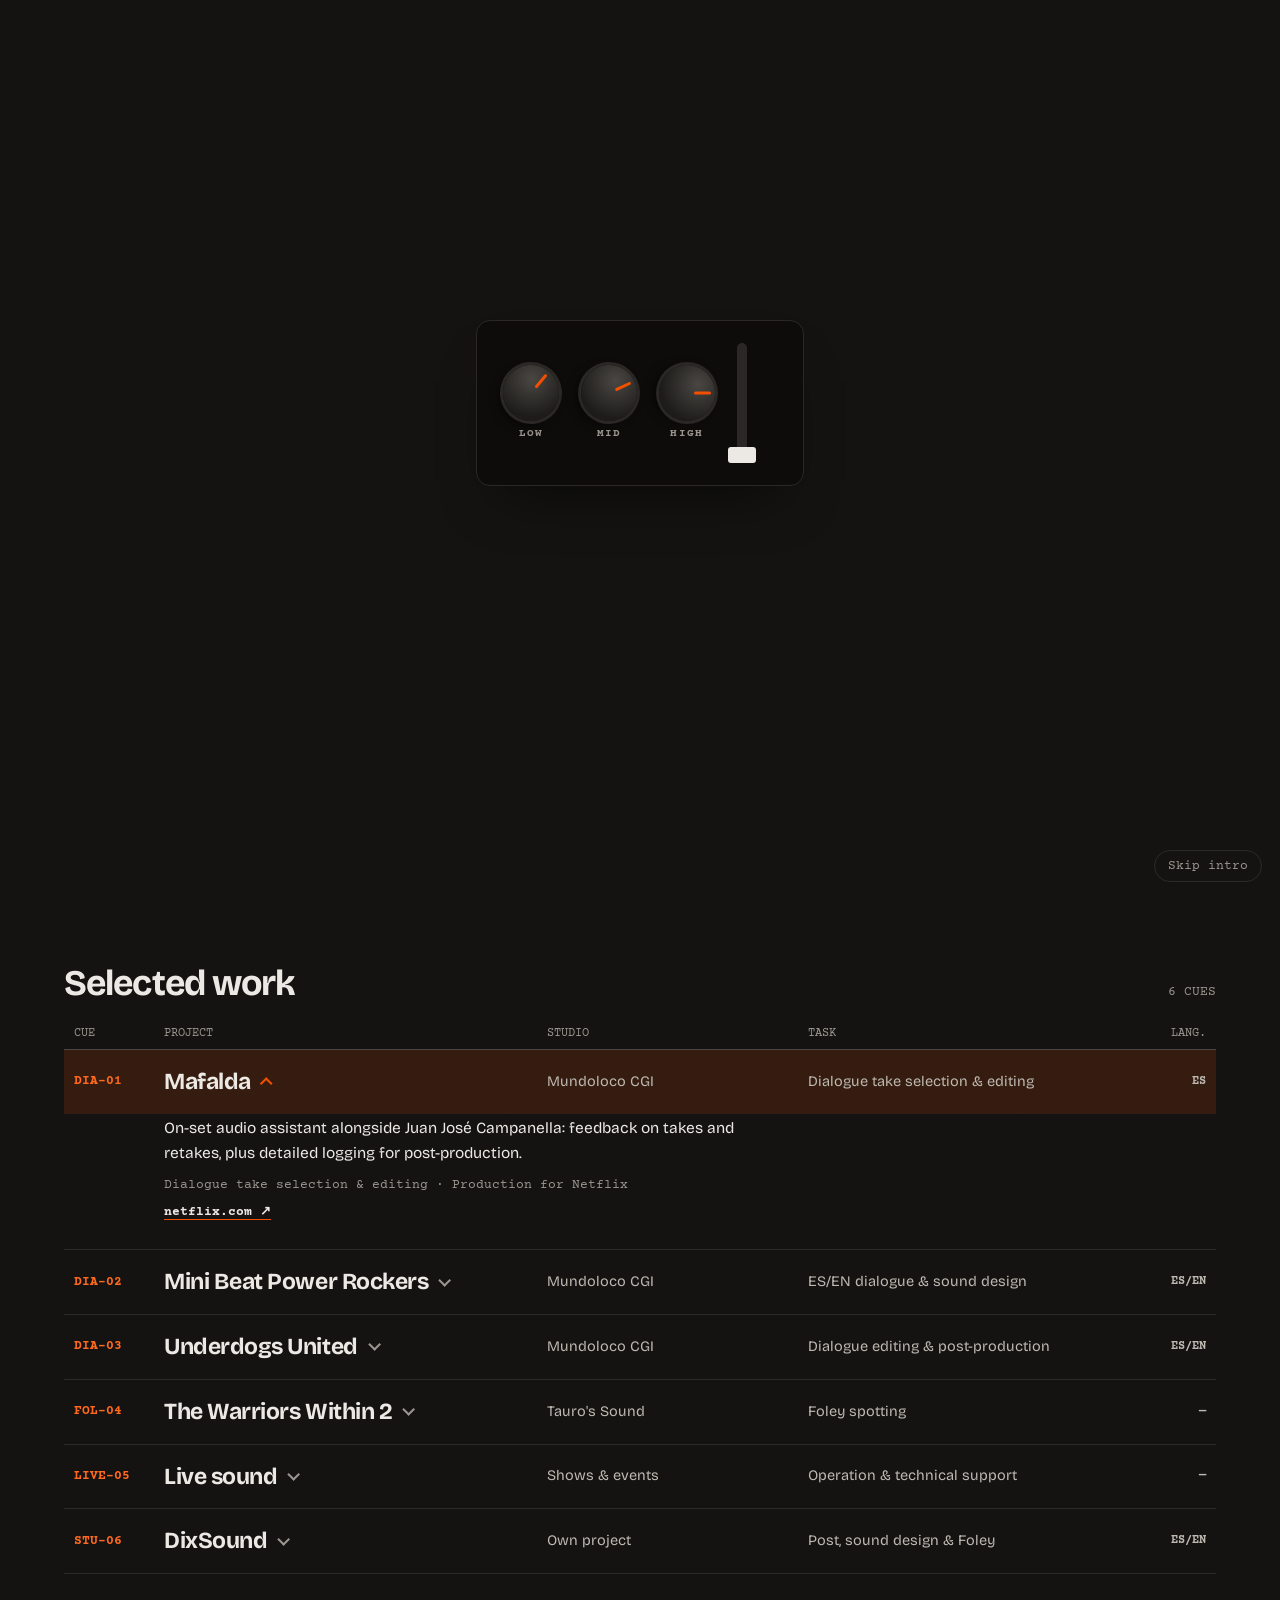
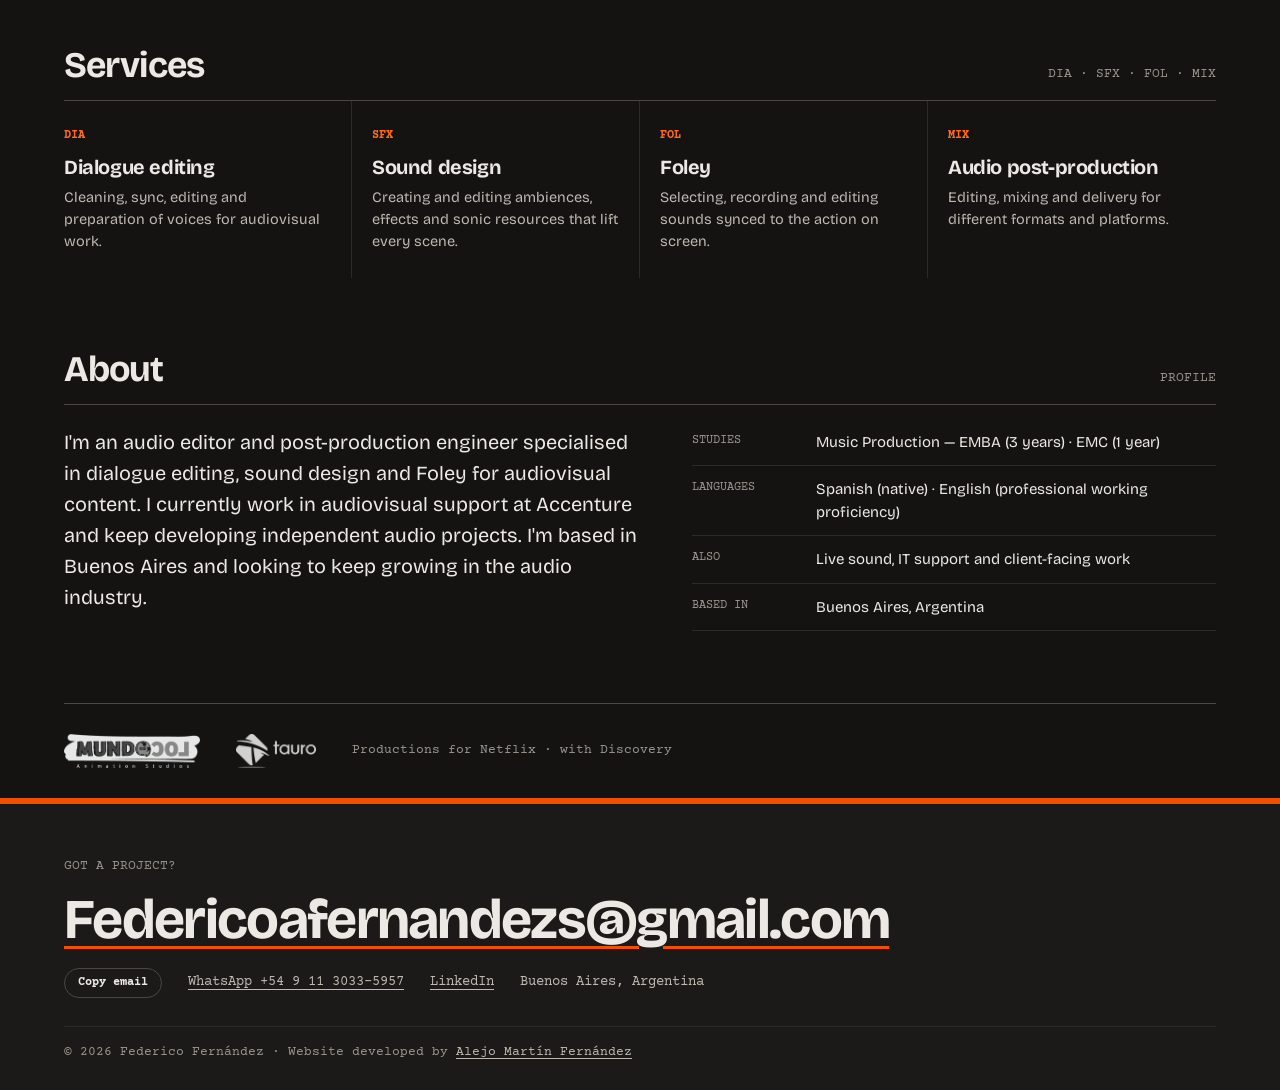
<file: index.html>
<!doctype html>
<html lang="es" data-site="dark">
<head>
<meta charset="utf-8">
<meta name="viewport" content="width=device-width, initial-scale=1, viewport-fit=cover">
<title>Federico Fernández · Editor y postproductor de audio</title>
<meta name="description" content="Federico Fernández, editor y postproductor de audio en Buenos Aires. Edición de diálogos, diseño sonoro y Foley para animación, cine y series. Mafalda, Mini Beat Power Rockers, Underdogs United.">
<link rel="canonical" href="https://federicofernandez.com.ar/">
<meta name="theme-color" content="#141312">
<meta name="color-scheme" content="dark light">

<meta property="og:type" content="website">
<meta property="og:site_name" content="Federico Fernández">
<meta property="og:title" content="Federico Fernández · Editor y postproductor de audio">
<meta property="og:description" content="Edición de diálogos, diseño sonoro y Foley para animación, cine y series. Buenos Aires.">
<meta property="og:url" content="https://federicofernandez.com.ar/">
<meta property="og:image" content="https://federicofernandez.com.ar/og-image.jpg">
<meta property="og:image:width" content="1200">
<meta property="og:image:height" content="630">
<meta property="og:locale" content="es_AR">
<meta property="og:locale:alternate" content="en_US">
<meta name="twitter:card" content="summary_large_image">

<link rel="icon" href="favicon.svg" type="image/svg+xml">
<link rel="icon" href="favicon-32.png" sizes="32x32" type="image/png">
<link rel="apple-touch-icon" href="apple-touch-icon.png">
<link rel="manifest" href="site.webmanifest">

<script>
/* antes de pintar: tema, idioma e intro (evita parpadeos) */
(function(){var d=document.documentElement;d.classList.add('js');
  try{var t=localStorage.getItem('ff-theme');if(t==='light'||t==='dark')d.dataset.site=t}catch(e){}
  var l='es';try{l=localStorage.getItem('ff-lang')||((navigator.language||'').slice(0,2)==='en'?'en':'es')}catch(e){}
  if(l==='en')d.lang='en';
  var rm=window.matchMedia&&matchMedia('(prefers-reduced-motion: reduce)').matches,seen=null;
  try{seen=sessionStorage.getItem('ff-intro')}catch(e){}
  if(!rm&&!seen){d.classList.add('intro-on');setTimeout(function(){if(!window.FF_READY)d.classList.remove('intro-on')},5000)}
})();
</script>

<link rel="preconnect" href="https://fonts.googleapis.com">
<link rel="preconnect" href="https://fonts.gstatic.com" crossorigin>
<link rel="stylesheet" href="https://fonts.googleapis.com/css2?family=Bricolage+Grotesque:opsz,wght@12..96,400..700&family=Courier+Prime:wght@400;700&family=Archivo:wdth,wght@66,800&display=swap">
<link rel="preload" as="image" href="img/hero-oscuro-960.webp" imagesrcset="img/hero-oscuro-640.webp 640w, img/hero-oscuro-960.webp 960w, img/hero-oscuro-1254.webp 1254w" imagesizes="(max-width: 820px) 100vw, 42vw">
<link rel="stylesheet" href="css/styles.css">

<script type="application/ld+json">
{
  "@context": "https://schema.org",
  "@type": "Person",
  "name": "Federico Fernández",
  "jobTitle": "Editor y postproductor de audio",
  "url": "https://federicofernandez.com.ar/",
  "image": "https://federicofernandez.com.ar/img/hero-oscuro-960.webp",
  "email": "mailto:Federicoafernandezs@gmail.com",
  "address": {"@type": "PostalAddress", "addressLocality": "Buenos Aires", "addressCountry": "AR"},
  "knowsLanguage": ["es", "en"],
  "knowsAbout": ["Edición de diálogos", "Diseño sonoro", "Foley", "Postproducción de audio"],
  "sameAs": ["https://www.linkedin.com/in/federico-fernandez-954a44223"]
}
</script>
</head>
<body>
<a class="skiplink" href="#trabajos" data-en="Skip to work">Saltar a los trabajos</a>

<!-- INTRO: consola LOW · MID · HIGH (do-re-mi) -->
<div class="intro" id="intro" role="dialog" aria-modal="true" aria-labelledby="intro-name">
  <div class="istack">
    <div class="strip" aria-hidden="true">
      <div class="kw"><div class="knob"></div><span>LOW</span></div>
      <div class="kw"><div class="knob"></div><span>MID</span></div>
      <div class="kw"><div class="knob"></div><span>HIGH</span></div>
      <div class="fd"><i></i></div><div class="mt"></div>
    </div>
    <p class="inm" id="intro-name">Federico Fernández<small>Audio post-production</small></p>
  </div>
  <button type="button" class="skip" id="skip" data-en="Skip intro">Saltar intro</button>
</div>

<header class="bar">
  <div class="wrap">
    <a class="brand" href="#top" aria-label="Federico Fernández, inicio">
      <svg class="logo" viewBox="0 0 632 552" aria-hidden="true"><use href="#pulpo"/></svg>
      <span>Federico Fernández</span>
    </a>
    <nav class="nav" id="nav" aria-label="Principal">
      <a href="#trabajos" data-en="Work">Trabajos</a>
      <a href="#servicios" data-en="Services">Servicios</a>
      <a href="#perfil" data-en="About">Sobre mí</a>
      <a href="#contacto" data-en="Contact">Contacto</a>
    </nav>
    <div class="tools">
      <button type="button" class="ic" id="theme" aria-label="Cambiar a modo claro" data-en-label="Switch to light mode" data-es-label="Cambiar a modo claro">
        <svg viewBox="0 0 24 24" aria-hidden="true"><circle cx="12" cy="12" r="8.5" fill="none" stroke="currentColor" stroke-width="1.8"/><path d="M12 3.5a8.5 8.5 0 0 1 0 17z" fill="currentColor"/></svg>
      </button>
      <div class="lang" role="group" aria-label="Idioma / Language">
        <button type="button" data-l="es" aria-pressed="true">ES</button><button type="button" data-l="en" aria-pressed="false">EN</button>
      </div>
      <button type="button" class="ic menu-btn" id="menuBtn" aria-expanded="false" aria-controls="nav" aria-label="Menú" data-en-label="Menu" data-es-label="Menú">
        <svg viewBox="0 0 24 24" aria-hidden="true"><path d="M4 8h16M4 16h16" stroke="currentColor" stroke-width="1.8" fill="none"/></svg>
      </button>
    </div>
  </div>
</header>

<main id="top">
  <section class="hero" id="inicio" aria-labelledby="h-hero">
    <div class="wrap hero-sheet" aria-hidden="true">
      <span><b>Cue sheet</b> — Portfolio 2026</span><span data-en="Editor: F. Fernández">Editor: F. Fernández</span><span>Reel 01</span><span>DIA · SFX · FOL · MIX</span>
    </div>
    <div class="wrap hero-main">
      <div class="hero-text">
        <p class="eyebrow hi" data-en="Audio editor &amp; post-production — Buenos Aires">Editor y postproductor de audio — Buenos Aires</p>
        <h1 id="h-hero" class="hi" data-en="&lt;mark&gt;Dialogue editing&lt;/mark&gt;, &lt;mark&gt;sound design&lt;/mark&gt; and &lt;mark&gt;Foley&lt;/mark&gt; for animation, film and series.">Edición de <mark>diálogos</mark>, <mark>diseño sonoro</mark> y <mark>Foley</mark> para animación, cine y series.</h1>
        <p class="lead hi" data-en="I'm Federico Fernández. I've worked on productions for Netflix and Discovery through Mundoloco CGI, and on Foley for The Warriors Within 2 with Tauro's Sound.">Soy Federico Fernández. Trabajé en producciones para Netflix y Discovery a través de Mundoloco CGI, y en Foley para The Warriors Within 2 con Tauro's Sound.</p>
        <div class="ctas hi">
          <a class="btn btn-p" href="#trabajos" data-en="Listen to my work">Escuchar trabajos</a>
          <a class="btn" href="cv/federico-fernandez-cv.pdf" target="_blank" rel="noopener" data-en="Download CV">Descargar CV</a>
        </div>
        <dl class="credits hi"><dt data-en="Credits">Créditos</dt><dd>Mafalda · Mini Beat Power Rockers · Underdogs United · The Warriors Within 2</dd></dl>
      </div>
    </div>
    <figure class="hero-ph hi">
      <img class="ph-d" src="img/hero-oscuro-960.webp" srcset="img/hero-oscuro-640.webp 640w, img/hero-oscuro-960.webp 960w, img/hero-oscuro-1254.webp 1254w" sizes="(max-width: 820px) 100vw, 42vw" width="1254" height="1254" alt="Retrato de Federico Fernández" fetchpriority="high">
      <img class="ph-l" src="img/hero-claro-900.webp" srcset="img/hero-claro-640.webp 640w, img/hero-claro-900.webp 900w, img/hero-claro-1086.webp 1086w" sizes="(max-width: 820px) 100vw, 42vw" width="1086" height="1448" alt="Retrato de Federico Fernández" loading="lazy">
      <span class="note" aria-hidden="true">FF — DIA / SFX / FOL</span>
      <figcaption class="burn" aria-hidden="true">FF_RETRATO · V1</figcaption>
    </figure>
    <div class="hero-tl" aria-hidden="false">
      <div class="wrap">
        <span class="tc" id="tc" aria-hidden="true">01:00:00:00</span>
        <div class="ruler" aria-hidden="true"><i></i></div>
        <a class="scroll" href="#trabajos"><span aria-hidden="true">↓</span><em style="font-style:normal" data-en="Work">Trabajos</em></a>
      </div>
    </div>
  </section>

  <section class="wrap sec" id="trabajos" aria-labelledby="h-work">
    <div class="sech rv"><h2 id="h-work" data-en="Selected work">Trabajos</h2><span id="cueCount">6 cues</span></div>
    <div class="th" aria-hidden="true"><span>Cue</span><span data-en="Project">Proyecto</span><span data-en="Studio">Estudio</span><span data-en="Task">Tarea</span><span data-en="Lang.">Idioma</span></div>
    <div id="cues">
      <noscript><p>Mafalda (Mundoloco CGI · Netflix) · Mini Beat Power Rockers (Mundoloco CGI · Discovery) · Underdogs United (Mundoloco CGI · Discovery) · The Warriors Within 2 (Tauro's Sound) · Sonido en vivo · DixSound</p></noscript>
    </div>
  </section>

  <section class="wrap sec" id="servicios" aria-labelledby="h-serv">
    <div class="sech rv"><h2 id="h-serv" data-en="Services">Servicios</h2><span>DIA · SFX · FOL · MIX</span></div>
    <div class="sv">
      <div class="rv"><b>DIA</b><h3 data-en="Dialogue editing">Edición de diálogos</h3><p data-en="Cleaning, sync, editing and preparation of voices for audiovisual work.">Limpieza, sincronización, edición y preparación de voces para audiovisual.</p></div>
      <div class="rv"><b>SFX</b><h3 data-en="Sound design">Diseño sonoro</h3><p data-en="Creating and editing ambiences, effects and sonic resources that lift every scene.">Creación y edición de ambientes, efectos y recursos sonoros para potenciar cada escena.</p></div>
      <div class="rv"><b>FOL</b><h3>Foley</h3><p data-en="Selecting, recording and editing sounds synced to the action on screen.">Selección, grabación y edición de sonidos sincronizados con la acción en pantalla.</p></div>
      <div class="rv"><b>MIX</b><h3 data-en="Audio post-production">Postproducción de audio</h3><p data-en="Editing, mixing and delivery for different formats and platforms.">Edición, mezcla y preparación de audio para distintos formatos y plataformas.</p></div>
    </div>
  </section>

  <section class="wrap sec" id="perfil" aria-labelledby="h-about">
    <div class="sech rv"><h2 id="h-about" data-en="About">Sobre mí</h2><span data-en="Profile">Perfil</span></div>
    <div class="about">
      <p class="bio rv" data-en="I'm an audio editor and post-production engineer specialised in dialogue editing, sound design and Foley for audiovisual content. I currently work in audiovisual support at Accenture and keep developing independent audio projects. I'm based in Buenos Aires and looking to keep growing in the audio industry.">Soy editor y postproductor de audio, especializado en edición de diálogos, diseño sonoro y Foley para contenido audiovisual. Actualmente trabajo en soporte audiovisual en Accenture y sigo desarrollando proyectos de audio de forma independiente. Estoy en Buenos Aires y busco seguir creciendo en la industria del audio.</p>
      <dl class="facts rv">
        <div><dt data-en="Studies">Formación</dt><dd data-en="Music Production — EMBA (3 years) · EMC (1 year)">Producción musical — EMBA (3 años) · EMC (1 año)</dd></div>
        <div><dt data-en="Languages">Idiomas</dt><dd data-en="Spanish (native) · English (professional working proficiency)">Español (nativo) · Inglés (nivel profesional)</dd></div>
        <div><dt data-en="Also">Además</dt><dd data-en="Live sound, IT support and client-facing work">Sonido en vivo, soporte IT y atención a clientes</dd></div>
        <div><dt data-en="Based in">Base</dt><dd>Buenos Aires, Argentina</dd></div>
      </dl>
    </div>
  </section>

  <div class="wrap">
    <div class="cl rv">
      <img class="cl-mlc" src="img/mundoloco.webp" width="288" height="72" alt="Mundoloco CGI" loading="lazy">
      <img class="cl-tau" src="img/tauro.webp" width="169" height="72" alt="Tauro's Sound" loading="lazy">
      <span data-en="Productions for Netflix · with Discovery">Producciones para Netflix · con Discovery</span>
    </div>
  </div>
</main>

<footer id="contacto">
  <div class="wrap">
    <p class="kick" data-en="Got a project?">¿Tenés un proyecto?</p>
    <div class="big"><a href="mailto:Federicoafernandezs@gmail.com">Federicoafernandezs@gmail.com</a></div>
    <div class="row">
      <button type="button" class="copy" id="copy" data-en="Copy email">Copiar mail</button>
      <a href="https://wa.me/5491130335957" target="_blank" rel="noopener">WhatsApp +54 9 11 3033-5957</a>
      <a href="https://www.linkedin.com/in/federico-fernandez-954a44223" target="_blank" rel="noopener">LinkedIn</a>
      <span>Buenos Aires, Argentina</span>
    </div>
    <p class="credit">© <span id="yr">2026</span> Federico Fernández · <span data-en="Website developed by">Sitio desarrollado por</span> <a href="https://alejomfernandez.com.ar" target="_blank" rel="noopener">Alejo Martín Fernández</a></p>
  </div>
</footer>

<audio id="player" preload="none"></audio>
<div class="toast" id="toast" role="status" aria-live="polite"></div>

<svg width="0" height="0" style="position:absolute" aria-hidden="true"><defs><symbol id="pulpo" viewBox="0 0 632 552"><path fill-rule="evenodd" d="M200 5.5C195.8 7.2 191.7 7.9 182.6 8.3C168.4 9.1 164 10.8 157.8 18.2C152.5 24.4 146.1 30.8 138.2 37.8C131.5 43.6 124.2 54.8 122.1 62.2C120.9 66.3 121.1 67.8 123.1 75.9C125.2 83.8 126.2 85.9 130.9 91.8C137.7 100.3 144.7 114.8 152.2 136.5C160.2 159.4 161 162.5 161 169.2C161 174.8 160.9 175 157 177.5C154.9 178.8 152.6 180.8 152.1 181.8C150.2 185.4 134 187.2 124 184.9C117.1 183.3 104 176.8 98.2 171.9C90.6 165.7 85.3 161.7 79.1 157.4L73.7 153.7L78.6 151.8C82.6 150.2 84.1 150.1 86.7 151C88.4 151.6 92.4 152.5 95.5 153C106.4 154.8 122.9 148.3 129.3 139.8C137 129.7 133.2 114.6 122.5 112.6C115.4 111.2 108 114.8 104.5 121.4C101.6 126.8 103.4 127.9 110.2 124.7C114.8 122.5 115.8 122.3 117.5 123.4C123.3 127.2 116.4 134.2 103.1 138L94.9 140.3L92.2 138.2C84.2 131.8 82.2 131.2 62.3 128.4C60.6 128.1 57 126.4 54.3 124.5C43.2 116.5 37 114.8 26.5 117C16.1 119.1 11.2 122.6 7.2 130.5C4.4 136.2 2.6 145.4 3.9 147.9C4.5 148.9 8.5 151.2 12.7 153C17 154.8 22 157.5 23.8 159.1C26.4 161.4 28 162 31.6 162C36 162 46.3 164.9 50 167.2C51 167.9 52.1 169.3 52.4 170.5C52.7 171.7 54.6 173.3 57 174.4C61 176.2 62.6 178 64.6 183.5C65.3 185.4 67.1 187.1 69.8 188.5C72.1 189.7 75.2 191.8 76.7 193.2C80.4 196.7 86.1 200 88.3 200C90.9 200 100.5 207.4 102.8 211.2C103.9 213 105.3 216.1 105.9 218.1C107.3 222.6 110.5 226 113.1 226C114.3 226 116.5 227.1 118.2 228.5C119.8 229.9 122.1 231 123.4 231C124.6 231 126.6 231.7 127.8 232.6C129.5 233.8 131.3 234 134.5 233.5C137 233.2 139.8 233.3 140.9 233.9C142 234.5 146.5 235.1 151 235.2C157.9 235.3 159.5 235 162 233.2C163.6 232 166.2 231 167.7 231C169.3 231 172.4 230.1 174.5 228.9C176.7 227.8 180.2 226.9 182.3 226.9C184.4 226.9 187.4 226.3 189 225.5C195.5 222.1 202 224.9 204.1 231.9C204.9 234.8 205 238.6 204.1 247C203.1 257.1 202.6 259 199.3 265.1C195.6 271.7 190.7 278.4 182.8 287.4C180.7 289.8 176.2 295.3 172.8 299.7C160 316 154.4 322.6 143.7 333.9C127.5 350.9 123 358.8 123 370C123 376.9 127.1 387 132.6 393.7C142.5 405.7 162 414.3 168.4 409.5C169.5 408.7 171.5 408 173 408C174.7 408 176.9 406.6 179.8 403.5C182.1 401 185.9 398.1 188.3 397C190.6 395.9 196.1 391.7 200.5 387.6L208.5 380.3L207.1 376.9C206.4 375 204.9 371 203.8 368C200.2 357.9 192.1 349 186.5 349C183.2 349 171.1 355.2 168 358.5C165.6 361.1 164.2 368.8 165.4 373.4C166.3 377.1 170.1 377.7 173.8 375C176.4 373 176.7 372.3 176.3 368.9C175.8 365.3 175.9 365 179.5 363.3C183.2 361.5 183.2 361.6 185.1 363.9C186.1 365.2 187 367.3 187 368.6C187 370.9 188.1 372.2 192.4 375.3C195.4 377.5 193.6 380.1 185.8 385C176.4 390.9 173.1 392.3 169.7 391.6C168.1 391.3 165.9 391.5 164.8 392.1C163.2 393 162.4 392.8 160.7 391.2C159.5 390.1 156.9 389 154.9 388.6C149.7 387.7 144.8 384.1 142.6 379.7C141 376.3 140.9 375.2 142 369.7C143.6 361.6 147 354.9 151.7 351C153.8 349.3 162.9 344.2 171.9 339.8C188 332 188.5 331.8 194.4 332.2L200.5 332.7L205.6 327.3C209.9 322.8 211.2 322 214.3 322C217.7 322 218.2 321.6 220.4 317.1C223.2 311.7 230.1 306 237.1 303.4C239.9 302.4 244.8 301.8 250.5 301.7C260.1 301.7 263.4 302.6 285.5 311.1C308.1 319.9 339.5 349.5 346.4 368.6C348.4 374.1 349.9 376.3 354.7 380.7C357.9 383.6 362.5 387.1 365 388.4C367.5 389.7 372.1 392.8 375.2 395.2C378.3 397.5 383.6 401 387 402.9C393.4 406.6 404.7 417.3 408.2 423.1C413.3 431.7 418.4 435 426.5 435C432.7 435 434.6 435.7 440.7 440.7C445.5 444.6 446.9 444.8 452.9 442.6C455.5 441.7 460.3 441 464.7 441C473.7 441 476.6 439.9 485.9 432.7C489.9 429.6 495.9 426.1 499.2 424.8C504.8 422.8 506 421.8 515.1 411.1C520.5 404.7 526.5 396.8 528.5 393.4C530.5 390 534.3 385.3 537 383.1C541.7 379.1 542.1 379 549.3 379C557.1 379 558.9 378 562 372.1C563.5 369.3 571.7 365.4 586.5 360.7C601.6 355.9 603.9 354.9 608.7 350.1C611 347.9 613.5 346 614.3 346C616.5 346 623.9 337.3 626.3 332.1C628.6 326.8 628.3 321.5 624.5 306.7C622.3 297.5 622.2 296.5 623.5 292.7C626.8 283.3 623.3 282.1 618.8 291C615.3 298.1 613.7 308.3 614.6 318.2C615.7 331.4 610.8 345.2 604.5 346.6C602.9 346.9 598.1 348.7 594 350.5C589.9 352.3 578.4 356.2 568.5 359.1C544.2 366.1 535.9 370.3 525.1 381.1C520.5 385.7 515.3 391.8 513.5 394.5C503.9 409.1 502.9 410 493 415.3C487.8 418 482.2 421.3 480.7 422.6C476.6 426.1 470.8 427.2 459.5 426.8C449.6 426.5 449.2 426.4 443.4 422.6C440.2 420.4 435 417.7 432 416.5C427.3 414.7 425.7 413.3 421.3 407.4C418.3 403.4 413.7 398.8 410.3 396.5C406.6 393.9 403.7 390.9 402.4 388.3C395.6 375 387 364.9 373.9 354.9C366.3 349.1 364 345.8 364 340.5C364 336.5 360.9 328 358.7 325.9C357.5 324.8 352.9 321.8 348.6 319.2C340.6 314.4 335.5 309.3 321.8 292.2C315.1 283.9 306.8 277 303.5 277C299.3 277 298.8 283.1 302.5 289C303.9 291.2 304.8 293 304.5 293C304.2 293 301.9 291.5 299.3 289.6C296.6 287.8 291.4 285 287.5 283.4C281.5 281 279.2 280.5 271.5 280.5C259.5 280.6 252.7 283 235 293.5C222.4 301.1 218 302.7 218 299.9C218 299.4 218.7 297.2 219.6 295C222.3 288.2 219.3 285.4 215.2 290.9C214.1 292.5 207.7 298.1 201.2 303.3C194.7 308.6 187.9 314.5 186.2 316.4C182.8 320.2 169.9 329 167.5 329C166.8 329 165.9 328.6 165.6 328.1C164.8 326.9 170.7 318.1 175.4 313.4C177.6 311.2 182.7 305.6 186.5 301C203.3 280.8 207.8 273.3 214.8 253.5C217.7 245.2 218.3 242 218.4 234.9C218.5 225.2 217.6 223.4 211 220C201.9 215.4 189.2 215 174.6 219C167.2 221.1 166 221.1 157.2 220C149.6 218.9 146.8 219 142.3 220C135.5 221.7 125.6 220.3 121.1 217.1C118.4 215.1 118.1 214.3 117.8 208.7L117.5 202.5L111.8 200.5C108.5 199.3 105.3 197.4 104.1 195.9C102.9 194.4 99.7 192.4 96.9 191.4C91.3 189.4 80 180 74.6 172.9C72.9 170.7 68.2 166.4 64.1 163.3C59.1 159.5 57.1 157.5 57.8 156.8C59.5 155.1 63.6 156.7 69.2 161.3C72.1 163.6 77.2 166.9 80.5 168.5C83.8 170.1 88.8 173.5 91.5 176C106.2 189.5 131.8 199.9 150.6 200C156.3 200 162.4 199.1 170.6 197.1C177.2 195.5 187 193.2 192.5 192C198 190.8 205.6 188.7 209.4 187.4C217 184.8 225 184.2 225 186.2C225 186.9 222.7 191.1 220 195.5C215.2 203.3 215.2 203.5 217.5 203.8C221.3 204.3 227 200.7 234.6 192.8C242.6 184.6 254.1 169 255.8 164C257 160.7 256.5 154 254.8 150.8C253.3 147.8 248.3 145.9 243.2 146.2C238.6 146.5 238.4 146.6 235 152.5C228.5 163.5 218.9 171.6 210.2 173.5C207.4 174.1 206.6 173.8 205.4 172.1C204.2 170.4 202.8 170 198.7 170L193.5 169.9L197.2 166.9C199.3 165.2 201 163.3 201 162.6C201 161.9 198.1 159.5 194.5 157.2C190.9 154.9 188 152.6 188 152.1C188 151.2 191.8 151.4 197.2 152.5C200.6 153.1 199.9 151.3 195 146.5C192.2 143.8 190 141.3 190 140.9C190 140.5 192.7 141.1 196.1 142.1C199.6 143.2 207 144.3 213.6 144.7C224.7 145.3 225 145.3 227 142.9C229.4 140.1 231.5 136.4 232.5 133.1C233.2 130.8 233.1 130.8 228.2 131.5C224.9 131.9 222.4 131.7 220.9 130.9C219.6 130.3 213.6 128.6 207.5 127.3C194 124.4 184.9 120.1 175.3 112.1C162.4 101.2 147.7 78.9 147.7 70.1C147.7 64.2 152 57.9 164.2 45.8C174.6 35.4 175.2 35 183.2 32.4C189.8 30.3 193.5 29.7 201.5 29.6C212.8 29.5 215.4 30.4 221.5 36.7C226.3 41.6 226.6 43.7 224 52.2C221.5 60.5 218.1 64.7 208.6 71.1C202.2 75.4 196.4 76.3 193.6 73.4C191.5 71.3 191.6 69.8 194 66.7C195.5 64.8 197.2 64 200.3 63.8C203.7 63.6 204.5 63.1 204.5 61.5C204.5 60.4 203.5 59.1 202.2 58.5C201 58 200 56.7 200 55.7C200 53.3 197 53.9 188.3 58.1C179.3 62.4 176 65.5 176 69.3C176.1 73.3 182 81.6 185.8 83.1C188.3 84.1 207.6 83.6 212.5 82.4C213.8 82.1 216.3 83.1 219 84.9C223.8 88.2 228.2 88.8 232.5 86.8C235.7 85.3 235.3 84 231.1 82.6C229.1 82 227.4 80.5 226.9 79.3C226.2 77.4 226.6 76.6 229.1 74.8C233.6 71.5 238.7 62.3 240.5 54.4C241.4 50.6 242.8 45.5 243.7 43C245.2 38.6 245.2 38.3 242.6 31.9C241.2 28.3 240 24.8 240 24.1C240 23.5 238.5 22 236.6 20.9C234.4 19.6 232.7 17.6 232 15.5C230.3 10.3 227.2 7 224.2 7C222.7 7 219.5 6.1 217.1 5C211.6 2.5 206.9 2.6 200 5.5ZM320.7 28.1C314.6 29 313.5 30 311.4 36.2C309.4 42.3 309.9 48.1 313 54.3C316.9 62 318.9 63.4 325.7 62.7C330 62.3 332 61.5 333.2 59.9C335.4 57.2 335.5 51.7 333.4 49.9C332 48.8 331.4 48.9 329.4 51.3C328.1 52.8 326.7 54 326.1 54C324.3 54 321 48.8 321 45.9C321 42.7 322.6 40.8 327 39C331.6 37.1 345.2 40.8 349.8 45.3C355 50.3 357.3 56.1 356.8 63C356.4 68.2 355.9 69.4 352.2 73.4C346.9 79.2 346.5 83.3 351 88.3C354.7 92.5 375.3 101 377.8 99.3C380.7 97.5 381.4 93.1 379.6 87.5C378.7 84.7 378 80.3 378 77.9C377.9 70.1 375.3 58.3 372.4 53C367.4 43.8 360.6 38.9 343.7 32.1C334.4 28.4 327.2 27.2 320.7 28.1ZM472 71.1C467.9 72.7 463 74.3 461 74.6C459.1 75 454 76.6 449.8 78.2C439.4 82.1 435.9 86 434.2 95.5C433.5 99.4 431.8 104.3 430.5 106.6C428.1 110.7 419.1 118.2 414.5 120C413.1 120.5 412 121.3 412 121.8C412 122.6 426.4 136 427.3 136C428.3 136 441 119.9 443 116.1C444.2 113.7 445.8 108.6 446.6 104.8C447.4 100.9 448.7 96.6 449.4 95.1C452.4 89.4 462.1 83.5 470.9 82.1C473.6 81.7 477.1 80.5 478.6 79.5C480.6 78.2 482.4 77.9 485.8 78.4C491.5 79.2 494.2 80.9 498 86.2C501.8 91.4 501.8 95.3 498.2 101.1C494.7 106.6 493.5 107.5 488.5 108.9C484 110.1 480.7 108.6 478.8 104.4C477 100.4 479.1 97 483.5 97C487.7 97 488.9 95 487 91.4C483.8 85.6 473.1 90.2 469.7 98.9C468.1 102.8 468.7 108.7 471.1 113.2C474 118.6 482.7 120.4 493.4 117.6C500.5 115.7 503 114 509 106.8C513.7 101.2 514 100.5 514 95.2C514 88.7 511.4 82.1 507.2 77.7C502.7 72.9 501.6 72.5 481.5 68.6C480.4 68.3 476.1 69.5 472 71.1ZM281.8 84.5C274.6 86.5 268.7 90.3 266.2 94.8C265 97 264 99.3 264 99.8C264 100.4 263.1 103.4 261.9 106.5C260.5 110.4 257.7 114.2 252.6 119.7C243.4 129.6 242.1 131.8 244.6 133.7C246.9 135.4 255.5 138 258.6 138C259.9 138 264 136.9 267.7 135.5C271.4 134.2 274.6 133.3 274.9 133.6C275.2 133.8 274.4 137.2 273.2 141C270.6 149 268.6 164 269.9 165.3C272.9 168.3 282.5 159.4 285 151.5C285.7 149.3 287.8 145.2 289.6 142.5C293.2 137 300.9 130.5 302.2 131.8C302.7 132.3 303.4 135.9 303.9 139.8C304.3 143.7 304.9 147.3 305.3 147.6C305.7 148 307.8 146.9 310 145.1C313.3 142.5 314.3 142.1 316 143C318.6 144.4 318.5 146.2 315.6 149.7C308.7 158 306.5 167.5 307.2 186.7C307.7 198.1 308.2 202 310.5 209C317 229.3 322.9 235.5 345.6 246.6C367.8 257.4 367.5 257.3 382.5 257.6C393.9 257.8 396.2 258.1 401.5 260.3C408.9 263.5 416.1 264.7 436 265.9C453.1 266.9 457 268 475.8 277.5C480.7 280 486.2 282.3 488.1 282.6C490 283 492.6 283.8 494 284.5C497 285.9 515.9 286 516.2 284.5C516.7 282.9 509.9 279 506.6 279C500 279 488.6 275.8 481.6 272C470.8 266.1 455.2 260.3 446.9 259C442.8 258.4 432.9 257.5 424.8 257.1C409.6 256.2 403.7 254.8 409.5 253.5C416.9 251.8 431.5 245.7 437.8 241.6C445.6 236.6 448.7 233 452.5 224.9C458.3 212 458.1 200 451.6 181.1C446.2 165.6 444.9 163.6 429.1 147.9C413 131.8 405.9 126.2 392.5 118.8C387.6 116.1 381.1 112.4 378.2 110.6C375.3 108.7 369 106 364.2 104.5C352.3 100.8 345 96.7 340.6 91.5C338.1 88.5 335.7 86.7 333 86C328.6 84.8 326.9 85.1 315.7 88.7L307.9 91.2L304.2 88.6C299.7 85.6 292.7 83 289.1 83.1C287.7 83.1 284.4 83.8 281.8 84.5ZM551.5 137.4C550.7 139.3 548.4 142.1 546.5 143.6C541.7 147.2 541.8 151.3 546.7 153.9C548.6 154.9 549.2 154.7 550.7 153C553.1 150.2 554.3 150.5 557.8 154.4C560.4 157.4 563 164.8 563 169.4C563 170.2 564.5 174.1 566.4 178.2C569.9 186 573.2 189.8 580.5 195.1C582.9 196.8 585.4 199.5 586.1 201.1C587.3 204.2 587 211.5 585.1 224.5C584.5 228.4 583.6 237.7 583.1 245.3C582.3 258.3 582 259.5 578.6 266.4C574.1 275.6 561.5 288 548.4 296.1C536.4 303.5 533.9 304.4 527.3 302.9C523.3 302 520.1 302 513.8 302.8C506.2 303.9 505.5 303.9 503.6 302.1C501.9 300.6 499.2 300.1 490 299.5C478.9 298.8 478.4 298.6 472.1 294.7C460.3 287.2 450.3 285.4 437.6 288.4C432.5 289.6 430.6 289.6 424.2 288.4C417 287 383.9 274.5 372.8 268.9C368.4 266.7 365.7 266 361 266C354.8 266 355 266.1 349.7 259.8C348.3 258.1 344.2 255.9 337.7 253.6C320.9 247.4 317.1 244.7 311.5 234.5C310 231.8 307 226.7 304.8 223.4C302.2 219.3 300.2 214.4 298.9 209C296.7 199.7 295.5 197 293.6 197C292.2 197 291 201.2 291 206.4C291 214.7 301.8 242 308 249.2C310.6 252.3 314.4 254.7 323.5 259C331 262.6 336.7 266 338.6 268.1C342.2 272.1 358 292.9 358.7 294.6C358.9 295.3 360.4 296.4 362 297C363.8 297.7 365.3 299.4 366 301.3C367.4 305.3 371.6 309.8 375.7 311.5C378 312.5 379 313.7 379.5 316.2C380.6 321.3 383.4 326.1 395.3 344C401.3 353 409.2 366.5 412.8 374C419.2 387.1 419.7 387.8 431 399.1C439.2 407.3 444.1 411.4 448.2 413.4C453.5 416 454.5 416.1 461.7 415.5C470.3 414.7 474.4 413.2 484.1 407.3C487.7 405.1 491.7 402.9 493.1 402.5C497.2 401.2 501.8 397.2 506 391C508.2 387.7 510.3 384.4 510.6 383.5C511.7 380.8 508.8 381.9 504 385.9C501.5 388 492.7 393.2 484.4 397.5C466 407.1 463.1 407.5 454.6 401.6C442.3 393.1 430 377.8 414 351C410.5 345.2 404.8 335.7 401.3 329.9L394.9 319.2L396.4 315.7C398.3 311 405.2 306 409.7 306C411.5 306 414.7 306.7 416.7 307.5C420.8 309.2 435 309.6 436.6 308C437.3 307.3 438.8 307.4 441.3 308.5C443.3 309.3 446.1 310 447.5 310C449 310 451 310.4 452 311C453 311.5 455.5 312.2 457.5 312.5C462.7 313.1 464.8 313.9 469.9 317C472.5 318.5 478 320.8 482.3 322L490 324.3L497.1 321.5C504 318.7 504.4 318.7 512.3 319.8C519.8 320.8 532.6 320.7 540.7 319.4C544.6 318.8 552.2 312.5 558.5 304.8C561.8 300.6 564.1 298.8 566.8 298C573.1 296.3 588 277 592.2 265.1C593.4 261.8 594.8 253.6 595.6 245C596.4 237 597.4 228.5 597.9 226C599.3 219.1 596.3 193.6 593.5 189.1C593.2 188.5 591.7 188 590.2 188C588.5 188 585.6 186.5 582.5 183.9C576.1 178.7 571.5 169.8 568.9 157.6C566.5 146.8 564.3 141.7 560.2 137.2C556.1 132.9 553.3 133 551.5 137.4ZM264.3 176.7C260.7 179.9 251.4 191.4 246.6 198.4C238 211 234.3 220.6 231.5 236.7C230.7 241.7 229.3 247.8 228.5 250.1C227.6 252.5 226.3 258.5 225.5 263.5C224.7 268.4 223.8 273.5 223.4 274.7C222.3 278.5 225.8 278.9 228.7 275.4C229.9 273.8 231 272 231 271.4C231 270.8 232.9 267.4 235.2 263.9C237.5 260.4 241 254.6 242.9 251C244.9 247.5 247.7 243.9 249.2 243.1C251.6 241.7 252.2 241.7 255.3 243.2C257.2 244.1 260.7 247.4 263.1 250.6C266.5 255 269.5 257.5 276 261.2C285.6 266.7 289 267.3 289 263.6C289 261.9 288 260.5 285.6 259.1C279.9 255.6 277.2 252 275.5 246.2C274.6 243 272.7 238.5 271.4 236.1C265.4 225.2 264.6 208.6 269 189.2C270.8 181.5 271.2 178.5 270.4 177.2C268.8 174.8 266.7 174.6 264.3 176.7ZM563.7 215.8C562.7 216.9 562 219.3 562 221.7C562 223.9 561.4 227.3 560.6 229.1C559.9 231 558.7 235.9 558 240C556 253.3 552.6 259.3 543.5 266C538.6 269.6 534.5 275.4 535.6 277.2C536.6 278.8 540.4 277.9 547.4 274.6C557 269.9 562.2 265.2 565.9 257.8C569.4 250.9 569.8 244.8 567.6 234.5C566.4 229.1 566.5 228.1 568.2 224.7C570.7 219.8 570.3 214.6 567.4 214.2C566.3 214 564.6 214.8 563.7 215.8Z"/></symbol></defs></svg>

<script src="js/data.js" defer></script>
<script src="js/main.js" defer></script>
</body>
</html>
</file>
<file: css/styles.css>
/* =========================================================
   Federico Fernández — Portfolio
   Dirección "Hoja de cues": lista editorial de una columna ancha.
   Tema oscuro (papel carbón) por defecto, claro (papel) opcional.
   ========================================================= */
:root{
  --o:#F34F01;
  --f-d:"Bricolage Grotesque",ui-sans-serif,system-ui,-apple-system,"Segoe UI",sans-serif;
  --f-c:"Courier Prime","Courier New",ui-monospace,monospace;
  --f-x:"Archivo","Arial Narrow",sans-serif;
  --ease:cubic-bezier(.6,0,.2,1);
  /* oscuro */
  --bg:#141312; --bg2:#1b1a18; --ink:#ece9e4; --ink2:#bdb8b0; --mut:#9a958e; --rule:#2c2a27; --line:#4a4743;
  --mk:rgba(243,79,1,.34); --mkrow:rgba(243,79,1,.15); --acc:#ff6a1f; --strip:#0d0c0b; --wave:#6d6862; --wave-on:#F34F01;
  color-scheme:dark;
}
[data-site="light"]{
  --bg:#ffffff; --bg2:#f6f5f3; --ink:#121212; --ink2:#333230; --mut:#646360; --rule:#e6e5e3; --line:#121212;
  --mk:rgba(243,79,1,.3); --mkrow:rgba(243,79,1,.12); --acc:#c13e00; --strip:#121212; --wave:#b9b6b1; --wave-on:#d94600;
  color-scheme:light;
}

*,*::before,*::after{box-sizing:border-box}
html{scroll-behavior:smooth;-webkit-text-size-adjust:100%;scroll-padding-top:84px}
body{margin:0;background:var(--bg);color:var(--ink);font-family:var(--f-d);font-size:16px;line-height:1.55;transition:background-color .45s,color .45s;-webkit-font-smoothing:antialiased;overflow-x:clip}
img,svg{display:block;max-width:100%}
a{color:inherit}
button{font:inherit;color:inherit}
:focus-visible{outline:2px solid var(--o);outline-offset:3px;border-radius:2px}
.wrap{width:100%;max-width:1240px;margin-inline:auto;padding-inline:clamp(16px,3.5vw,44px)}
.skiplink{position:absolute;left:12px;top:-60px;z-index:100;background:var(--o);color:#111;padding:10px 14px;font:700 13px/1 var(--f-c);text-decoration:none;transition:top .2s}
.skiplink:focus{top:12px}

/* ---------- botones ---------- */
.btn{display:inline-flex;align-items:center;gap:8px;font:700 12.5px/1 var(--f-c);text-transform:uppercase;letter-spacing:.03em;text-decoration:none;padding:13px 16px;border:1.5px solid var(--ink);border-radius:3px;background:transparent;color:var(--ink);cursor:pointer;transition:background-color .25s,color .25s,border-color .25s,transform .25s var(--ease)}
.btn:hover{transform:translateY(-2px)}
.btn-p{background:var(--o);border-color:var(--o);color:#111}
.btn:not(.btn-p):hover{background:var(--ink);color:var(--bg)}

/* ---------- barra ---------- */
.bar{position:sticky;top:0;z-index:40;background:var(--bg);border-bottom:1px solid var(--line);transition:background-color .45s,border-color .45s}
.bar .wrap{display:flex;align-items:center;gap:18px;min-height:62px}
.brand{display:flex;align-items:center;gap:12px;text-decoration:none;font-weight:700;font-size:17px;letter-spacing:-.01em;white-space:nowrap}
.logo{width:36px;height:auto;fill:var(--o);transition:transform .6s var(--ease)}
.brand:hover .logo{transform:rotate(-12deg) scale(1.06)}
.nav{margin-left:auto;display:flex;gap:24px;font:400 13px/1 var(--f-c);text-transform:uppercase}
.nav a{text-decoration:none;color:var(--ink2);position:relative;padding-block:6px}
.nav a::after{content:"";position:absolute;left:0;right:0;bottom:0;height:2px;background:var(--o);transform:scaleX(0);transform-origin:left;transition:transform .35s var(--ease)}
.nav a:hover,.nav a.on{color:var(--ink)}
.nav a:hover::after,.nav a.on::after{transform:scaleX(1)}
.tools{display:flex;align-items:center;gap:10px}
.ic{display:grid;place-items:center;width:36px;height:36px;border:1px solid var(--line);border-radius:999px;background:transparent;cursor:pointer;color:var(--ink);transition:transform .4s var(--ease),background-color .25s}
.ic svg{width:18px;height:18px}
#theme:hover svg{transform:rotate(180deg)}
#theme svg{transition:transform .5s var(--ease)}
.lang{display:inline-flex;border:1px solid var(--line);border-radius:999px;overflow:hidden;font:700 11.5px/1 var(--f-c)}
.lang button{border:0;background:transparent;color:var(--mut);padding:9px 10px;cursor:pointer;transition:background-color .25s,color .25s}
.lang button[aria-pressed="true"]{background:var(--ink);color:var(--bg)}
.menu-btn{display:none}

/* ---------- hero (pantalla completa) ---------- */
.hero{position:relative;min-height:calc(100svh - 63px);display:flex;flex-direction:column;overflow:hidden;border-bottom:1px solid var(--line)}
.hero-sheet{display:flex;flex-wrap:wrap;gap:6px 28px;padding-block:16px;font:400 11.5px/1.3 var(--f-c);text-transform:uppercase;letter-spacing:.06em;color:var(--mut);position:relative;z-index:2}
.hero-sheet b{color:var(--acc);font-weight:700}
.hero-main{flex:1;display:flex;align-items:center;position:relative;z-index:2;padding-block:clamp(16px,4vh,48px)}
.hero-text{width:min(100%,820px);max-width:56%}
.eyebrow{font:400 13px/1.4 var(--f-c);text-transform:uppercase;letter-spacing:.05em;margin:0 0 22px;color:var(--ink2);display:flex;align-items:center;gap:10px}
.eyebrow::before{content:"";width:9px;height:9px;border-radius:50%;background:var(--o);box-shadow:0 0 0 0 rgba(243,79,1,.6);animation:rec 2s infinite}
@keyframes rec{0%{box-shadow:0 0 0 0 rgba(243,79,1,.55)}70%{box-shadow:0 0 0 10px rgba(243,79,1,0)}100%{box-shadow:0 0 0 0 rgba(243,79,1,0)}}
h1{font-size:clamp(34px,min(5.4vw,8vh),92px);line-height:.98;letter-spacing:-.04em;margin:0;font-weight:700;font-variation-settings:"opsz" 96;text-wrap:balance}
h1 mark{color:inherit;background:linear-gradient(var(--mk),var(--mk)) no-repeat 0 88%/0% 38%;transition:background-size .8s var(--ease)}
.ready h1 mark{background-size:100% 38%}
.ready h1 mark:nth-of-type(2){transition-delay:.22s}
.ready h1 mark:nth-of-type(3){transition-delay:.44s}
.lead{margin:24px 0 0;max-width:52ch;font-size:clamp(16px,1.25vw,18.5px);line-height:1.6;color:var(--ink2)}
.ctas{display:flex;flex-wrap:wrap;gap:10px;margin-top:28px}
.credits{margin:34px 0 0;display:grid;grid-template-columns:auto minmax(0,1fr);gap:4px 16px;font:400 12.5px/1.6 var(--f-c);color:var(--mut);max-width:62ch}
.credits dt{text-transform:uppercase;color:var(--acc);font-weight:700}
.credits dd{margin:0;color:var(--ink2)}
/* foto a sangre a la derecha */
.hero-ph{position:absolute;top:0;right:0;bottom:56px;width:min(42vw,800px);margin:0;z-index:1}
.hero-ph img{width:100%;height:100%;object-fit:cover;object-position:50% 18%}
.ph-l{display:none}
[data-site="light"] .ph-d{display:none}
[data-site="light"] .ph-l{display:block}
.ph-d{-webkit-mask-image:linear-gradient(90deg,transparent 0,#000 30%);mask-image:linear-gradient(90deg,transparent 0,#000 30%)}
.ph-l{object-position:50% 12%!important;-webkit-mask-image:linear-gradient(90deg,transparent 0,#000 22%);mask-image:linear-gradient(90deg,transparent 0,#000 22%)}
.hero-ph::after{content:"";position:absolute;inset:auto 0 0 0;height:30%;background:linear-gradient(transparent,var(--bg));pointer-events:none;transition:background .45s}
.note{position:absolute;top:22%;left:14%;z-index:2;background:var(--o);color:#111;font:700 11.5px/1.2 var(--f-c);padding:6px 9px;transform:rotate(-3deg);transition:transform .5s var(--ease)}
.hero-ph:hover .note{transform:rotate(0) translateX(4px)}
.burn{position:absolute;right:clamp(16px,3.5vw,44px);bottom:16px;z-index:2;font:700 11.5px/1 var(--f-c);color:var(--ink2);letter-spacing:.04em}
/* línea de tiempo al pie del hero */
.hero-tl{position:relative;z-index:3;height:56px;border-top:1px solid var(--line);background:var(--bg);transition:background-color .45s}
.hero-tl .wrap{height:100%;display:flex;align-items:center;gap:20px}
.tc{font:700 14px/1 var(--f-c);font-variant-numeric:tabular-nums;color:var(--ink);background:var(--bg2);border:1px solid var(--rule);padding:8px 10px;border-radius:3px;white-space:nowrap}
.tc b{color:var(--acc);font-weight:700}
.ruler{flex:1;position:relative;height:22px;overflow:hidden;background:repeating-linear-gradient(90deg,var(--line) 0 1px,transparent 1px 12px) 0 100%/100% 6px no-repeat,repeating-linear-gradient(90deg,var(--ink2) 0 1px,transparent 1px 96px) 0 100%/100% 14px no-repeat}
.ruler i{position:absolute;top:0;bottom:0;left:0;right:0;animation:head 18s linear infinite;will-change:transform}
.ruler i::before{content:"";position:absolute;left:0;top:0;bottom:0;width:2px;background:var(--o)}
.ruler i::after{content:"";position:absolute;left:-5px;top:0;border:6px solid transparent;border-top:7px solid var(--o)}
@keyframes head{from{transform:translateX(0)}to{transform:translateX(100%)}}
.paused .ruler i{animation-play-state:paused}
.scroll{display:inline-flex;align-items:center;gap:10px;font:700 12px/1 var(--f-c);text-transform:uppercase;text-decoration:none;color:var(--ink);white-space:nowrap}
.scroll span{display:grid;place-items:center;width:30px;height:30px;border:1px solid var(--line);border-radius:50%;transition:transform .4s var(--ease),background-color .25s}
.scroll:hover span{transform:translateY(3px);background:var(--o);border-color:var(--o);color:#111}
/* entrada del hero después de la intro */
.js .hero .hi{opacity:0;transform:translateY(22px);transition:opacity .8s var(--ease),transform .9s var(--ease)}
.js .hero-ph.hi{transform:scale(1.04);transition:opacity 1.2s var(--ease),transform 1.6s var(--ease)}
.ready .hero .hi{opacity:1;transform:none}
.ready .hero .hi:nth-child(2){transition-delay:.08s}.ready .hero .hi:nth-child(3){transition-delay:.16s}.ready .hero .hi:nth-child(4){transition-delay:.24s}.ready .hero .hi:nth-child(5){transition-delay:.32s}

/* ---------- secciones ---------- */
.sec{padding-block:clamp(40px,6vw,64px) 8px}
.sech{display:flex;justify-content:space-between;align-items:baseline;gap:12px;margin-bottom:14px}
.sech h2{margin:0;font-size:clamp(26px,3vw,36px);letter-spacing:-.025em;line-height:1.1}
.sech span{font:400 12.5px/1 var(--f-c);color:var(--mut);text-transform:uppercase}

/* ---------- lista de cues ---------- */
.th,.rowb{display:grid;grid-template-columns:76px minmax(0,1.5fr) minmax(0,1fr) minmax(0,1.3fr) 64px;gap:14px;align-items:center}
.th{font:400 11.5px/1 var(--f-c);text-transform:uppercase;color:var(--mut);padding:10px;border-bottom:1.5px solid var(--line)}
.th span:last-child{text-align:right}
.cue{border-bottom:1px solid var(--rule)}
.rowb{width:100%;padding:19px 10px;border:0;margin:0;color:inherit;text-align:left;cursor:pointer;background:linear-gradient(var(--mkrow),var(--mkrow)) no-repeat 0 0/0% 100%;transition:background-size .5s var(--ease)}
.rowb:hover,.rowb[aria-expanded="true"]{background-size:100% 100%}
.rowb:focus-visible{outline-offset:-2px}
.rowb .n{font:700 13px/1 var(--f-c);color:var(--acc)}
.rowb .pt{font-size:clamp(19px,2vw,23px);font-weight:700;letter-spacing:-.02em;line-height:1.12;display:flex;align-items:center;gap:10px}
.rowb .pt i{flex:none;width:9px;height:9px;border-right:2px solid var(--mut);border-bottom:2px solid var(--mut);transform:rotate(45deg) translateY(-3px);transition:transform .4s var(--ease),border-color .3s}
.rowb[aria-expanded="true"] .pt i{transform:rotate(225deg) translate(-2px,-1px);border-color:var(--o)}
.rowb .st,.rowb .ta{font-size:14.5px;color:var(--ink2)}
.rowb .lg{font:700 12px/1 var(--f-c);text-align:right;color:var(--ink2)}
.xp{display:grid;grid-template-rows:0fr;transition:grid-template-rows .5s var(--ease)}
.xp.open{grid-template-rows:1fr}
.xp>div{overflow:hidden;min-height:0;visibility:hidden;transition:visibility 0s .5s}
.xp.open>div{visibility:visible;transition:visibility 0s}
.xin{display:grid;grid-template-columns:minmax(0,1.15fr) minmax(0,1fr);gap:28px;padding:2px 10px 26px 100px;opacity:0;transform:translateY(-6px);transition:opacity .35s,transform .45s var(--ease)}
.xp.open .xin{opacity:1;transform:none;transition-delay:.08s}
.xin.solo{grid-template-columns:minmax(0,1fr)}
.xin p{margin:0;font-size:15.5px;line-height:1.62;max-width:60ch}
.via{display:block;margin-top:10px;font:400 13px/1.4 var(--f-c);color:var(--mut)}
.xlink{display:inline-block;margin-top:12px;font:700 12.5px/1 var(--f-c);text-decoration:underline;text-decoration-color:var(--o);text-underline-offset:4px}
.au{display:grid;gap:10px;align-content:start}
.wv{position:relative;height:60px;border-bottom:1px solid var(--line)}
.wv canvas{display:block;width:100%;height:100%}
.wv input{position:absolute;inset:0;width:100%;height:100%;margin:0;opacity:0;cursor:pointer}
.wv:has(input:focus-visible){outline:2px solid var(--o);outline-offset:3px}
.act{display:flex;flex-wrap:wrap;gap:12px;align-items:center;font:400 12.5px/1 var(--f-c);color:var(--ink2);font-variant-numeric:tabular-nums}
.play{width:40px;height:40px;border-radius:50%;border:0;background:var(--ink);display:grid;place-items:center;cursor:pointer;transition:transform .3s var(--ease)}
.play:hover{transform:scale(1.07)}
.play::before{content:"";border:7px solid transparent;border-left:11px solid var(--o);border-right:0;margin-left:4px}
.play[aria-pressed="true"]::before{border:0;width:12px;height:13px;margin:0;background:linear-gradient(90deg,var(--o) 0 4px,transparent 4px 8px,var(--o) 8px 12px)}

/* ---------- servicios ---------- */
.sv{display:grid;grid-template-columns:repeat(4,minmax(0,1fr));border-top:1px solid var(--line)}
.sv>div{padding:20px 20px 24px;border-right:1px solid var(--rule)}
.sv>div:first-child{padding-left:0}
.sv>div:last-child{border-right:0}
.sv b{font:700 12px/1 var(--f-c);color:var(--acc)}
.sv h3{margin:10px 0 8px;font-size:20px;letter-spacing:-.02em;line-height:1.15}
.sv p{margin:0;font-size:14.5px;line-height:1.55;color:var(--ink2)}

/* ---------- sobre mí ---------- */
.about{display:grid;grid-template-columns:minmax(0,1.1fr) minmax(0,1fr);gap:clamp(24px,4vw,56px);border-top:1px solid var(--line);padding-top:22px}
.bio{margin:0;font-size:clamp(17px,1.6vw,20px);line-height:1.55;max-width:58ch}
.facts{margin:0;display:grid}
.facts div{display:grid;grid-template-columns:110px minmax(0,1fr);gap:14px;padding:12px 0;border-bottom:1px solid var(--rule)}
.facts div:first-child{padding-top:4px}
.facts dt{font:400 12px/1.6 var(--f-c);text-transform:uppercase;color:var(--mut)}
.facts dd{margin:0;font-size:15px;line-height:1.5}

/* ---------- clientes ---------- */
.cl{display:flex;flex-wrap:wrap;gap:20px 36px;align-items:center;padding-block:30px;border-top:1px solid var(--line);margin-top:clamp(40px,6vw,64px)}
.cl img{height:34px;width:auto;opacity:.9;transition:opacity .3s}
.cl img:hover{opacity:1}
.cl-tau{filter:grayscale(1) brightness(0) invert(.9)}
.cl-mlc{filter:grayscale(1) contrast(1.1)}
[data-site="light"] .cl-tau{filter:grayscale(1) brightness(.15)}
.cl span{font:400 12.5px/1.4 var(--f-c);color:var(--mut)}

/* ---------- footer ---------- */
footer{border-top:6px solid var(--o);background:var(--bg2);transition:background-color .45s}
footer .wrap{padding-block:clamp(36px,5vw,56px) 28px;display:grid;gap:18px}
.kick{margin:0;font:400 13px/1 var(--f-c);text-transform:uppercase;color:var(--mut)}
.big{font-size:clamp(24px,4.4vw,56px);font-weight:700;letter-spacing:-.03em;line-height:1.05;overflow-wrap:anywhere}
.big a{text-decoration:underline;text-decoration-color:var(--o);text-decoration-thickness:3px;text-underline-offset:8px;transition:text-underline-offset .3s var(--ease),color .3s}
.big a:hover{text-underline-offset:12px;color:var(--acc)}
footer .row{display:flex;flex-wrap:wrap;align-items:center;gap:10px 26px;font:400 14px/1.4 var(--f-c);color:var(--ink2)}
footer .row a{text-underline-offset:4px}
.copy{border:1px solid var(--line);background:transparent;border-radius:999px;padding:8px 13px;cursor:pointer;font:700 12px/1 var(--f-c);color:var(--ink)}
.copy:hover{background:var(--ink);color:var(--bg)}
.credit{margin:10px 0 0;font:400 12.5px/1.5 var(--f-c);color:var(--mut);border-top:1px solid var(--rule);padding-top:16px}
.credit a{color:var(--ink2);text-underline-offset:3px}
.toast{position:fixed;left:50%;bottom:24px;z-index:60;transform:translate(-50%,20px);opacity:0;pointer-events:none;background:var(--ink);color:var(--bg);font:700 12.5px/1 var(--f-c);padding:12px 16px;border-radius:999px;transition:opacity .3s,transform .4s var(--ease)}
.toast.show{opacity:1;transform:translate(-50%,0)}

/* ---------- reveal ---------- */
.js .rv{opacity:0;transform:translateY(16px);transition:opacity .7s var(--ease),transform .8s var(--ease)}
.js .rv.in{opacity:1;transform:none}

/* ---------- intro ---------- */
.intro{display:none;position:fixed;inset:0;z-index:90;place-items:center;background:var(--bg);transition:transform .8s cubic-bezier(.7,0,.2,1);will-change:transform;padding:24px}
.intro-on .intro{display:grid}
.intro-on body{overflow:hidden}
.intro.out{transform:translateX(100%)}
.istack{display:grid;justify-items:center;gap:26px}
.strip{display:flex;align-items:center;gap:22px;background:var(--strip);padding:22px 26px;border-radius:14px;border:1px solid #2a2724;box-shadow:0 30px 60px -30px rgba(0,0,0,.7)}
.kw{display:grid;justify-items:center;gap:8px}
.kw span{font:700 10.5px/1 var(--f-c);color:#9a958e;letter-spacing:.12em}
.knob{--r:-135deg;width:56px;aspect-ratio:1;border-radius:50%;position:relative;background:radial-gradient(circle at 35% 30%,#4a4743,#1d1c1a 70%);box-shadow:0 0 0 3px #2a2724,0 6px 10px rgba(0,0,0,.5);transform:rotate(var(--r));transition:transform .42s cubic-bezier(.3,1.5,.5,1)}
.knob::after{content:"";position:absolute;left:50%;top:7%;width:3px;height:30%;border-radius:2px;transform:translateX(-50%);background:var(--o)}
.fd{width:10px;height:120px;background:#2a2724;border-radius:5px;position:relative}
.fd i{position:absolute;left:-9px;bottom:0;width:28px;height:16px;background:#ece9e4;border-radius:3px;transition:transform .6s cubic-bezier(.3,1.3,.5,1)}
.fd.up i{transform:translateY(-78px)}
.mt{width:8px;height:120px;border-radius:3px;background:linear-gradient(var(--o) 0 20%,#ece9e4 20%);transform:scaleY(0);transform-origin:bottom;transition:transform .5s}
.fd.up+.mt{transform:scaleY(.7)}
.inm{margin:0;text-align:center;font:800 clamp(28px,4.4vw,46px)/1 var(--f-x);font-variation-settings:"wdth" 66;text-transform:uppercase;color:var(--ink);clip-path:inset(0 100% 0 0);transition:clip-path .65s var(--ease)}
.inm small{display:block;font:700 12px/1.9 var(--f-c);color:var(--o);letter-spacing:.14em}
.inm.on{clip-path:inset(0 0 0 0)}
.skip{position:absolute;right:18px;bottom:calc(18px + env(safe-area-inset-bottom,0px));font:400 12.5px/1 var(--f-c);background:transparent;color:var(--mut);border:1px solid var(--rule);border-radius:999px;padding:9px 13px;cursor:pointer}

/* ---------- responsive ---------- */
@media (max-width:960px){
  .nav{gap:18px}
  .th,.rowb{grid-template-columns:64px minmax(0,1.4fr) minmax(0,1fr) minmax(0,1.2fr) 52px}
  .xin{padding-left:88px}
}
@media (max-width:820px){
  .menu-btn{display:grid}
  .nav{position:absolute;top:100%;left:0;right:0;flex-direction:column;gap:0;margin:0;background:var(--bg);border-bottom:1px solid var(--line);padding:6px clamp(16px,3.5vw,44px) 14px;font-size:15px;transform-origin:top;transform:scaleY(.9);opacity:0;visibility:hidden;transition:opacity .25s,transform .3s var(--ease),visibility 0s .3s}
  .nav.open{opacity:1;transform:none;visibility:visible;transition:opacity .25s,transform .3s var(--ease)}
  .nav a{padding-block:13px;border-bottom:1px solid var(--rule)}
  .nav a::after{display:none}
  .tools{margin-left:auto}
  .hero-sheet{display:none}
  .hero-main{align-items:flex-end;padding-block:0 22px}
  .hero-text{max-width:100%}
  .hero-ph{inset:0 0 56px 0;width:100%}
  .hero-ph img{object-position:50% 8%!important}
  .ph-d,.ph-l{-webkit-mask-image:none;mask-image:none}
  .hero-ph::after{height:62%;background:linear-gradient(transparent,var(--bg) 62%)}
  .note{top:18px;left:16px}
  .burn{display:none}
  .credits{display:none}
  h1{font-size:clamp(30px,8.6vw,46px)}
  .eyebrow{margin-bottom:12px;font-size:12px}
  .lead{margin-top:14px;font-size:15px}
  .ctas{margin-top:18px}
  .ruler{display:none}
  .hero-tl .wrap{justify-content:space-between}
  .th{display:none}
  .rowb{grid-template-columns:50px minmax(0,1fr) auto;row-gap:5px;padding-block:17px}
  .rowb .st{grid-column:2;grid-row:2}
  .rowb .ta{display:none}
  .hero{min-height:calc(100svh - 63px)}
  .xin{grid-template-columns:1fr;padding-left:10px;gap:18px}
  .sv{grid-template-columns:1fr 1fr}
  .sv>div{padding:18px 14px!important;border-bottom:1px solid var(--rule)}
  .sv>div:nth-child(2n){border-right:0}
  .about{grid-template-columns:1fr}
}
@media (max-width:440px){
  .brand span{font-size:15.5px}
  .brand{gap:9px}
  .logo{width:30px}
  .lang button{padding:9px 8px}
  .sv{grid-template-columns:1fr}
  .sv>div{border-right:0}
  .facts div{grid-template-columns:92px minmax(0,1fr)}
  .strip{gap:12px;padding:16px}
  .knob{width:42px}
  .fd,.mt{height:96px}
  .fd.up i{transform:translateY(-60px)}
}
/* notebooks bajas (1366x650): todo entra en el pantallazo */
@media (min-width:821px) and (max-height:760px){
  .eyebrow{margin-bottom:14px}
  .lead{margin-top:16px}
  .ctas{margin-top:20px}
  .credits{margin-top:20px}
  .hero-sheet{padding-block:12px}
}
@media (min-width:821px) and (max-height:700px){ .credits{display:none} .hero-main{padding-block:12px} }
@media (min-width:1600px){ .wrap{max-width:1400px} }
@media (max-width:820px) and (max-height:700px){ .lead{display:none} h1{font-size:clamp(28px,8.4vw,40px)} }

@media (prefers-reduced-motion: reduce){
  html{scroll-behavior:auto}
  *,*::before,*::after{transition-duration:.01ms!important;animation-duration:.01ms!important;transition-delay:0s!important}
  .js .rv{opacity:1;transform:none}
}
</file>
